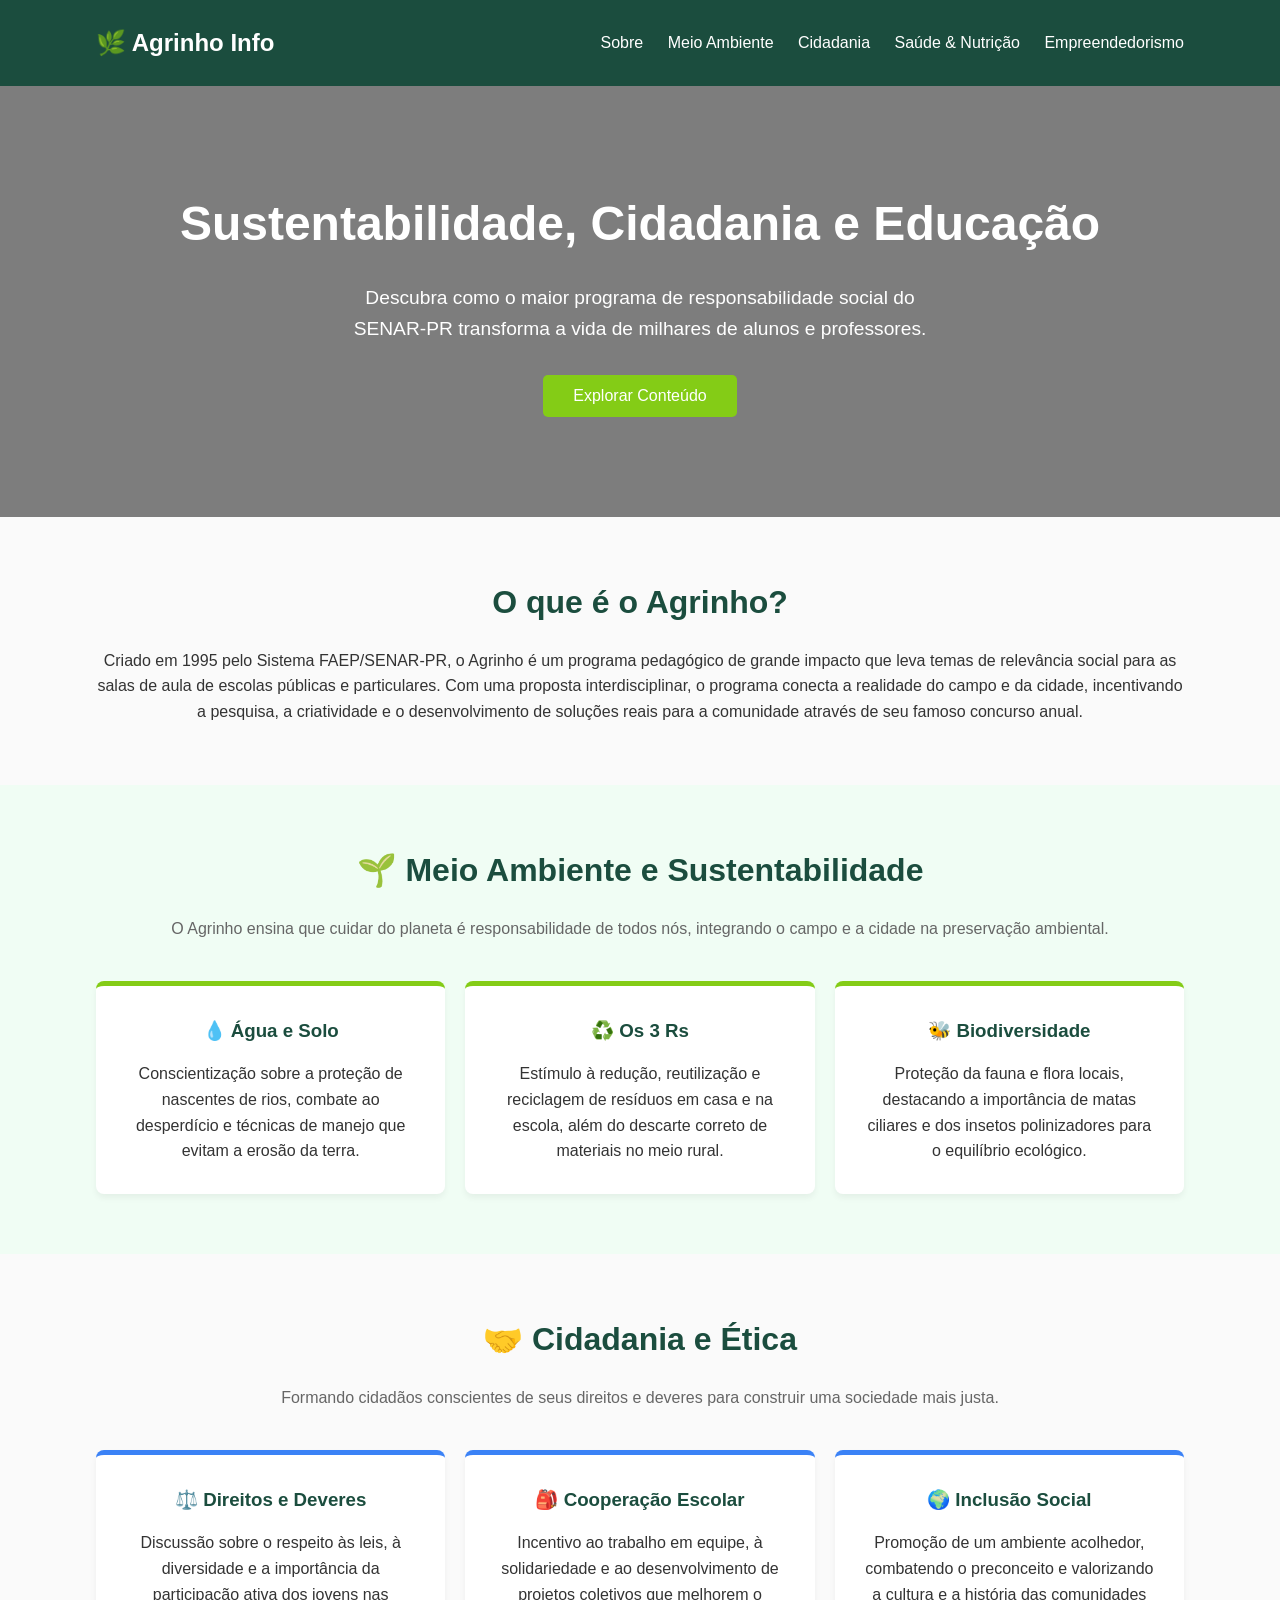
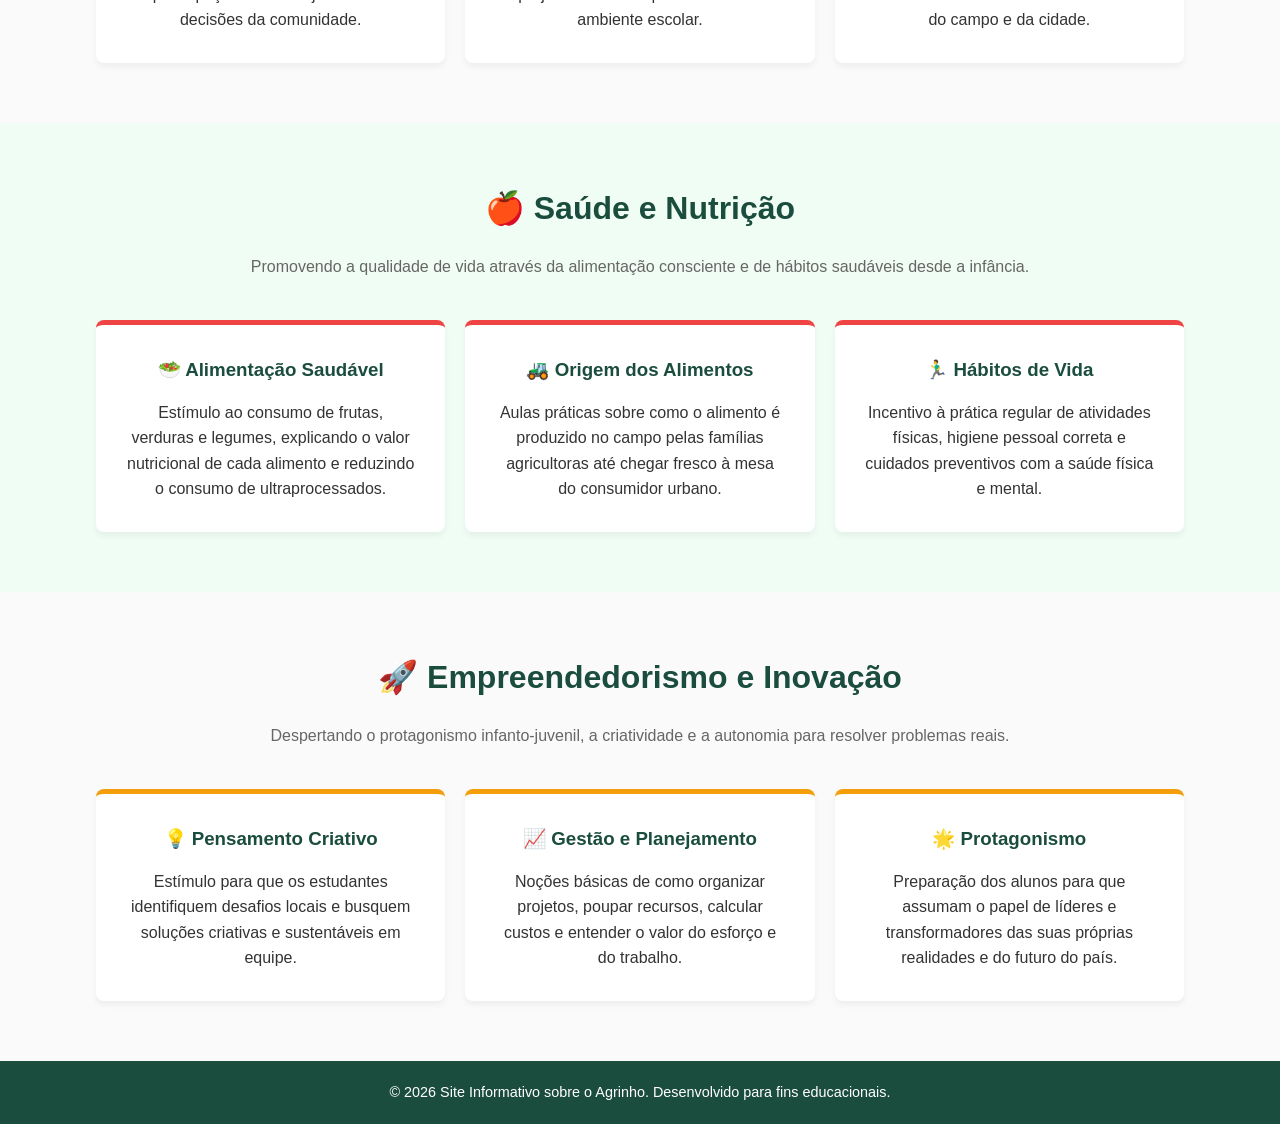
<file: index.html>
<!DOCTYPE html>
<html lang="pt-BR">
<head>
    <meta charset="UTF-8">
    <meta name="viewport" content="width=device-width, initial-scale=1.0">
    <title>Projeto Agrinho - Conectando Campo e Cidade</title>
    <link rel="stylesheet" href="style.css">
</head>
<body>

    <header>
        <div class="container">
            <div class="logo">🌿 Agrinho Info</div>
            <nav>
                <a href="#sobre">Sobre</a>
                <a href="#meio-ambiente">Meio Ambiente</a>
                <a href="#cidadania">Cidadania</a>
                <a href="#saude">Saúde & Nutrição</a>
                <a href="#empreendedorismo">Empreendedorismo</a>
            </nav>
        </div>
    </header>

    <section class="hero">
        <div class="container">
            <h1>Sustentabilidade, Cidadania e Educação</h1>
            <p>Descubra como o maior programa de responsabilidade social do SENAR-PR transforma a vida de milhares de alunos e professores.</p>
            <a href="saiba-mais.html" style="text-decoration: none;">
                <button id="btnSaberMais" class="btn-principal">Explorar Conteúdo</button>
            </a>
        </div>
    </section>

    <section id="sobre" class="conteudo-secao">
        <div class="container">
            <h2>O que é o Agrinho?</h2>
            <p>Criado em 1995 pelo Sistema FAEP/SENAR-PR, o Agrinho é um programa pedagógico de grande impacto que leva temas de relevância social para as salas de aula de escolas públicas e particulares. Com uma proposta interdisciplinar, o programa conecta a realidade do campo e da cidade, incentivando a pesquisa, a criatividade e o desenvolvimento de soluções reais para a comunidade através de seu famoso concurso anual.</p>
        </div>
    </section>

    <section id="meio-ambiente" class="conteudo-secao bg-claro">
        <div class="container">
            <h2>🌱 Meio Ambiente e Sustentabilidade</h2>
            <p style="margin-bottom: 30px; color: #666;">O Agrinho ensina que cuidar do planeta é responsabilidade de todos nós, integrando o campo e a cidade na preservação ambiental.</p>
            
            <div class="cards-grid">
                <div class="card">
                    <h3>💧 Água e Solo</h3>
                    <p>Conscientização sobre a proteção de nascentes de rios, combate ao desperdício e técnicas de manejo que evitam a erosão da terra.</p>
                </div>
                <div class="card">
                    <h3>♻️ Os 3 Rs</h3>
                    <p>Estímulo à redução, reutilização e reciclagem de resíduos em casa e na escola, além do descarte correto de materiais no meio rural.</p>
                </div>
                <div class="card">
                    <h3>🐝 Biodiversidade</h3>
                    <p>Proteção da fauna e flora locais, destacando a importância de matas ciliares e dos insetos polinizadores para o equilíbrio ecológico.</p>
                </div>
            </div>
        </div>
    </section>

    <section id="cidadania" class="conteudo-secao">
        <div class="container">
            <h2>🤝 Cidadania e Ética</h2>
            <p style="margin-bottom: 30px; color: #666;">Formando cidadãos conscientes de seus direitos e deveres para construir uma sociedade mais justa.</p>
            
            <div class="cards-grid">
                <div class="card" style="border-top-color: #3b82f6;">
                    <h3>⚖️ Direitos e Deveres</h3>
                    <p>Discussão sobre o respeito às leis, à diversidade e a importância da participação ativa dos jovens nas decisões da comunidade.</p>
                </div>
                <div class="card" style="border-top-color: #3b82f6;">
                    <h3>🎒 Cooperação Escolar</h3>
                    <p>Incentivo ao trabalho em equipe, à solidariedade e ao desenvolvimento de projetos coletivos que melhorem o ambiente escolar.</p>
                </div>
                <div class="card" style="border-top-color: #3b82f6;">
                    <h3>🌍 Inclusão Social</h3>
                    <p>Promoção de um ambiente acolhedor, combatendo o preconceito e valorizando a cultura e a história das comunidades do campo e da cidade.</p>
                </div>
            </div>
        </div>
    </section>

    <section id="saude" class="conteudo-secao bg-claro">
        <div class="container">
            <h2>🍎 Saúde e Nutrição</h2>
            <p style="margin-bottom: 30px; color: #666;">Promovendo a qualidade de vida através da alimentação consciente e de hábitos saudáveis desde a infância.</p>
            
            <div class="cards-grid">
                <div class="card" style="border-top-color: #ef4444;">
                    <h3>🥗 Alimentação Saudável</h3>
                    <p>Estímulo ao consumo de frutas, verduras e legumes, explicando o valor nutricional de cada alimento e reduzindo o consumo de ultraprocessados.</p>
                </div>
                <div class="card" style="border-top-color: #ef4444;">
                    <h3>🚜 Origem dos Alimentos</h3>
                    <p>Aulas práticas sobre como o alimento é produzido no campo pelas famílias agricultoras até chegar fresco à mesa do consumidor urbano.</p>
                </div>
                <div class="card" style="border-top-color: #ef4444;">
                    <h3>🏃‍♂️ Hábitos de Vida</h3>
                    <p>Incentivo à prática regular de atividades físicas, higiene pessoal correta e cuidados preventivos com a saúde física e mental.</p>
                </div>
            </div>
        </div>
    </section>

    <section id="empreendedorismo" class="conteudo-secao">
        <div class="container">
            <h2>🚀 Empreendedorismo e Inovação</h2>
            <p style="margin-bottom: 30px; color: #666;">Despertando o protagonismo infanto-juvenil, a criatividade e a autonomia para resolver problemas reais.</p>
            
            <div class="cards-grid">
                <div class="card" style="border-top-color: #f59e0b;">
                    <h3>💡 Pensamento Criativo</h3>
                    <p>Estímulo para que os estudantes identifiquem desafios locais e busquem soluções criativas e sustentáveis em equipe.</p>
                </div>
                <div class="card" style="border-top-color: #f59e0b;">
                    <h3>📈 Gestão e Planejamento</h3>
                    <p>Noções básicas de como organizar projetos, poupar recursos, calcular custos e entender o valor do esforço e do trabalho.</p>
                </div>
                <div class="card" style="border-top-color: #f59e0b;">
                    <h3>🌟 Protagonismo</h3>
                    <p>Preparação dos alunos para que assumam o papel de líderes e transformadores das suas próprias realidades e do futuro do país.</p>
                </div>
            </div>
        </div>
    </section>

    <footer>
        <p>&copy; 2026 Site Informativo sobre o Agrinho. Desenvolvido para fins educacionais.</p>
    </footer>

    <script src="script.js"></script>
</body>
</html>
</file>
<file: style.css>
/* Configurações Gerais */
* {
    margin: 0;
    padding: 0;
    box-sizing: border-box;
    font-family: 'Segoe UI', Tahoma, Geneva, Verdana, sans-serif;
}

body {
    color: #333;
    line-height: 1.6;
    background-color: #fafafa;
}

.container {
    width: 85%;
    max-width: 1200px;
    margin: 0 auto;
}

/* Cabeçalho */
header {
    background-color: #1b4d3e; /* Verde escuro */
    color: #fff;
    padding: 1.5rem 0;
    position: sticky;
    top: 0;
    z-index: 100;
}

header .container {
    display: flex;
    justify-content: space-between;
    align-items: center;
}

.logo {
    font-size: 1.5rem;
    font-weight: bold;
}

nav a {
    color: #fff;
    text-decoration: none;
    margin-left: 20px;
    transition: color 0.3s;
}

nav a:hover {
    color: #a3e635; /* Verde claro */
}

/* Seção Hero (Destaque) */
.hero {
    background: linear-gradient(rgba(0,0,0,0.5), rgba(0,0,0,0.5)), url('https://images.unsplash.com/photo-1500937386664-56d1dfef3854?auto=format&fit=crop&w=1200&q=80') no-repeat center center/cover;
    color: #fff;
    text-align: center;
    padding: 100px 0;
}

.hero h1 {
    font-size: 3rem;
    margin-bottom: 20px;
}

.hero p {
    font-size: 1.2rem;
    margin-bottom: 30px;
    max-width: 600px;
    margin-left: auto;
    margin-right: auto;
}

.btn-principal {
    background-color: #84cc16;
    color: white;
    border: none;
    padding: 12px 30px;
    font-size: 1rem;
    border-radius: 5px;
    cursor: pointer;
    transition: background 0.3s;
}

.btn-principal:hover {
    background-color: #65a30d;
}

/* Seções de Conteúdo */
.conteudo-secao {
    padding: 60px 0;
    text-align: center;
}

.conteudo-secao h2 {
    font-size: 2rem;
    color: #1b4d3e;
    margin-bottom: 20px;
}

.bg-claro {
    background-color: #f0fdf4; /* Fundo esverdeado bem leve */
}

/* Cards (Grid) */
.cards-grid {
    display: grid;
    grid-template-columns: repeat(auto-fit, minmax(280px, 1fr));
    gap: 20px;
    margin-top: 40px;
}

.card {
    background-color: #fff;
    padding: 30px;
    border-radius: 8px;
    box-shadow: 0 4px 6px rgba(0,0,0,0.05);
    border-top: 5px solid #84cc16;
}

.card h3 {
    margin-bottom: 15px;
    color: #1b4d3e;
}

/* Rodapé */
footer {
    background-color: #1b4d3e;
    color: #fff;
    text-align: center;
    padding: 20px 0;
    font-size: 0.9rem;
}
</file>
